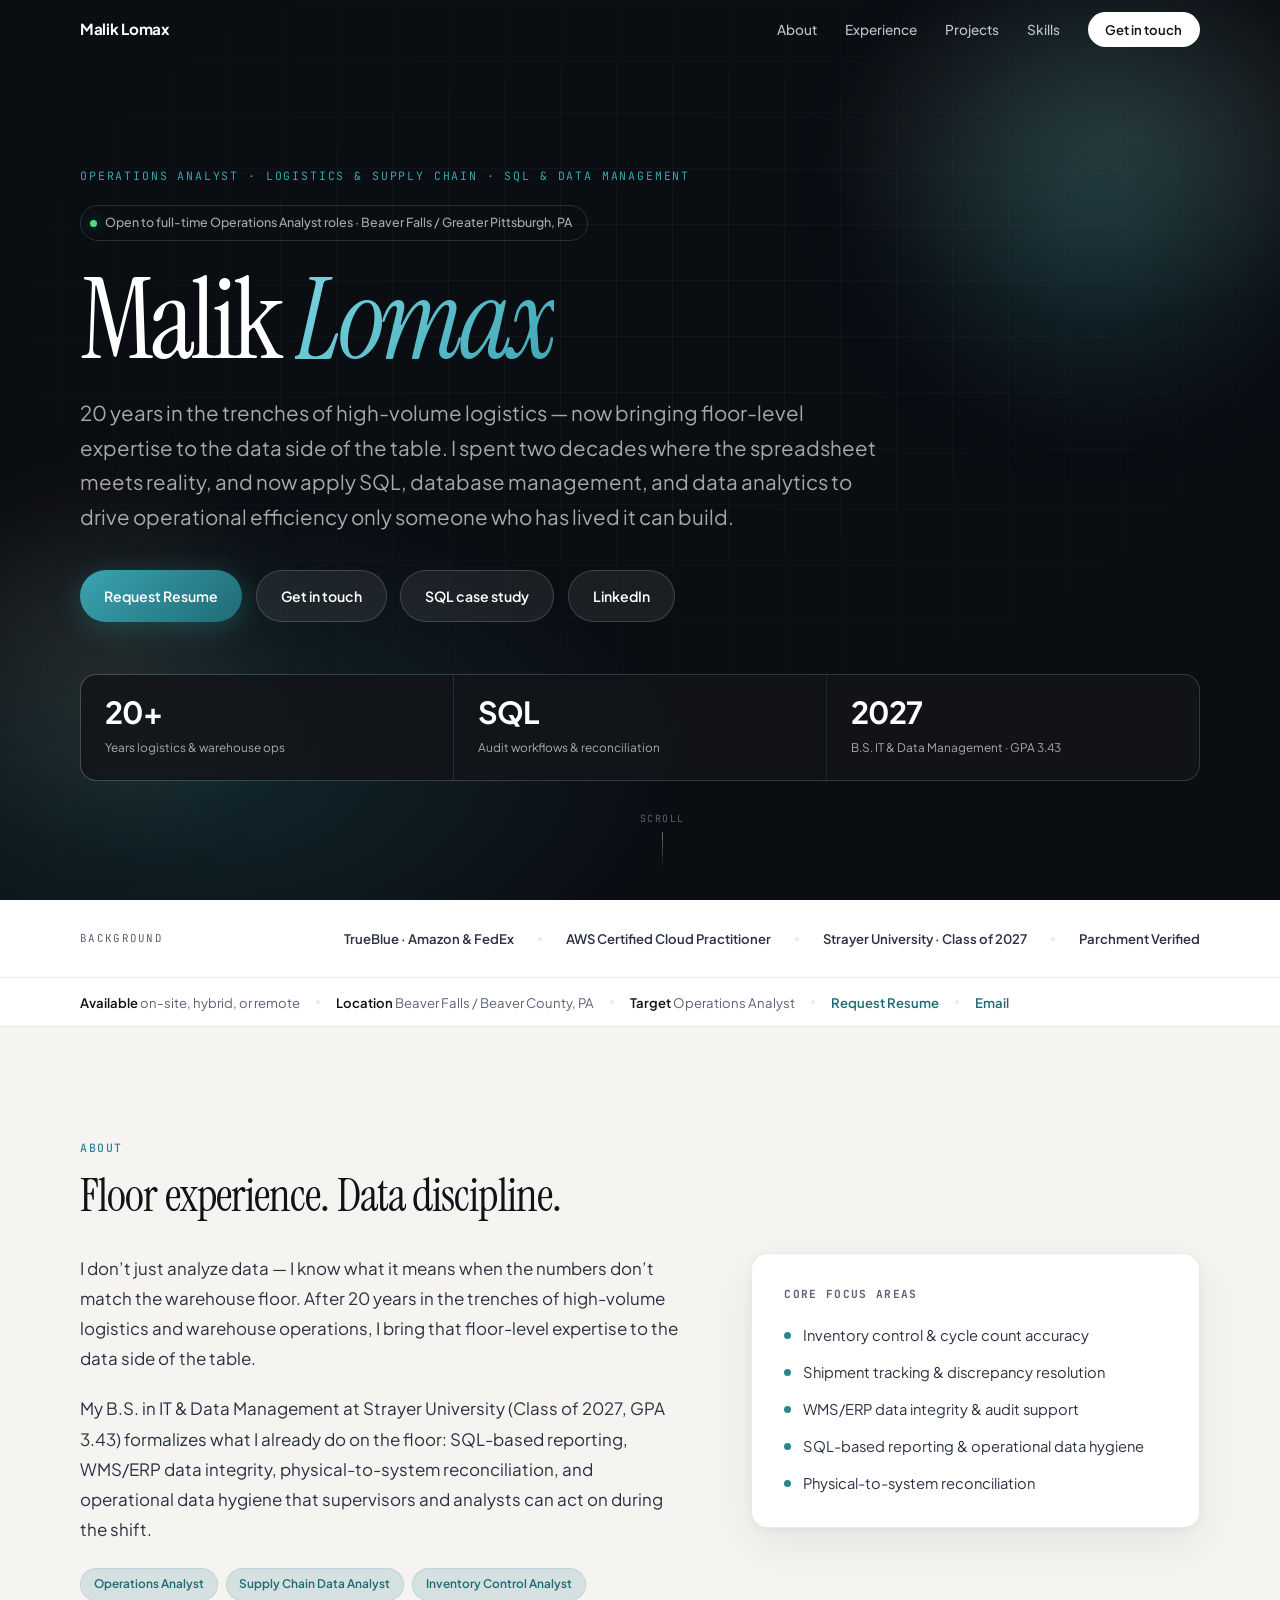
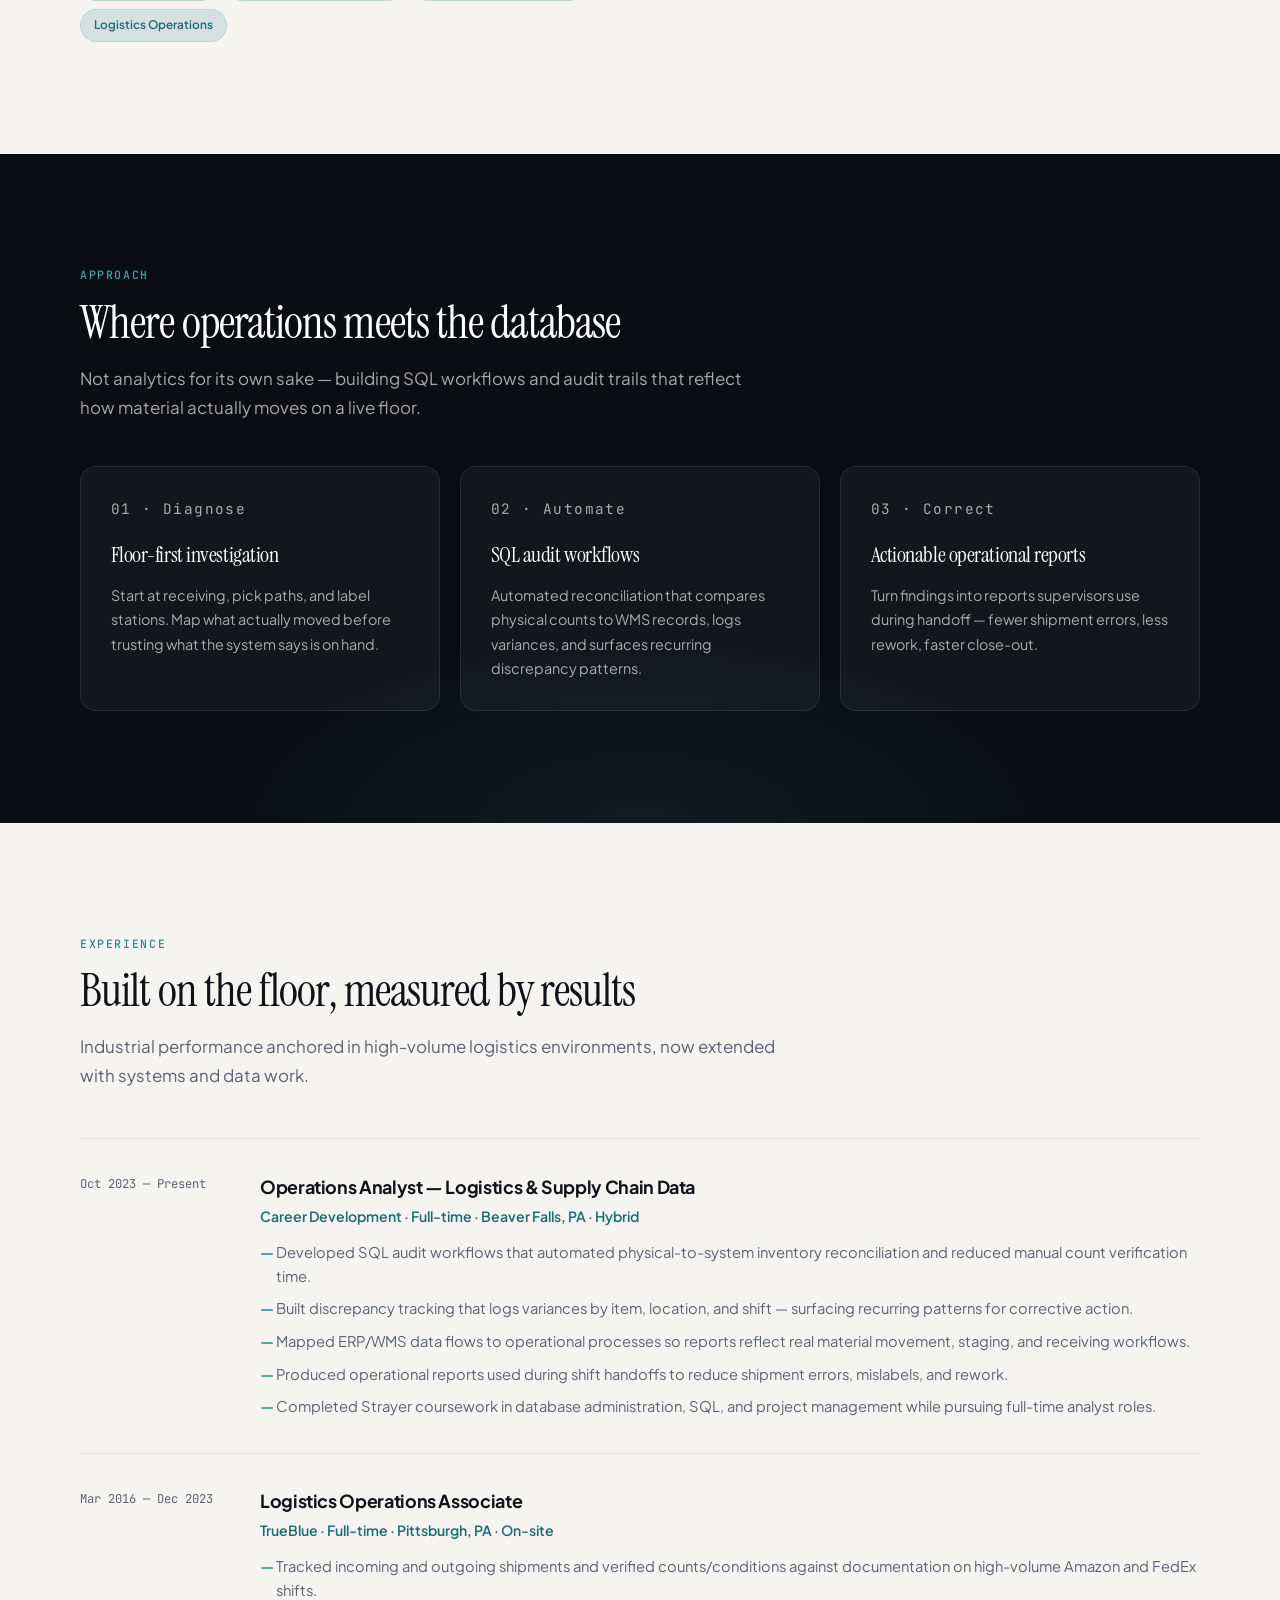
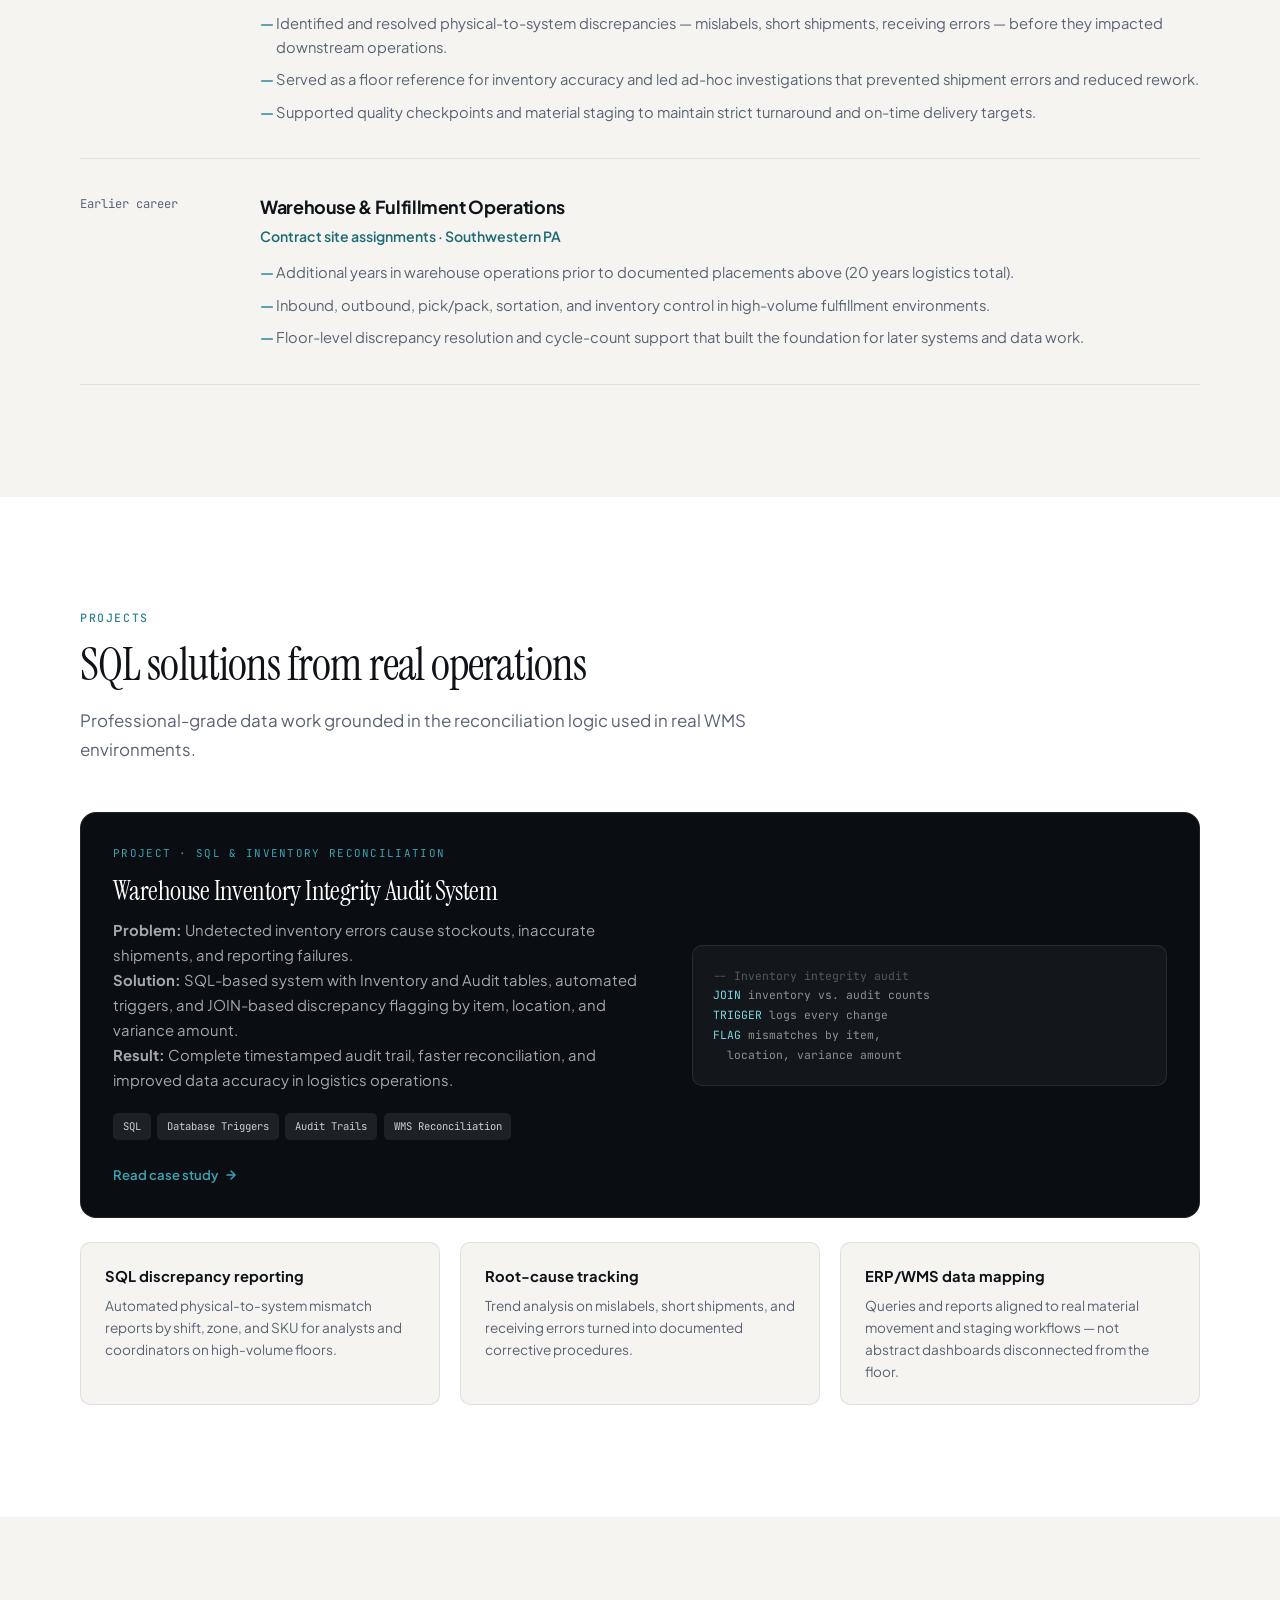
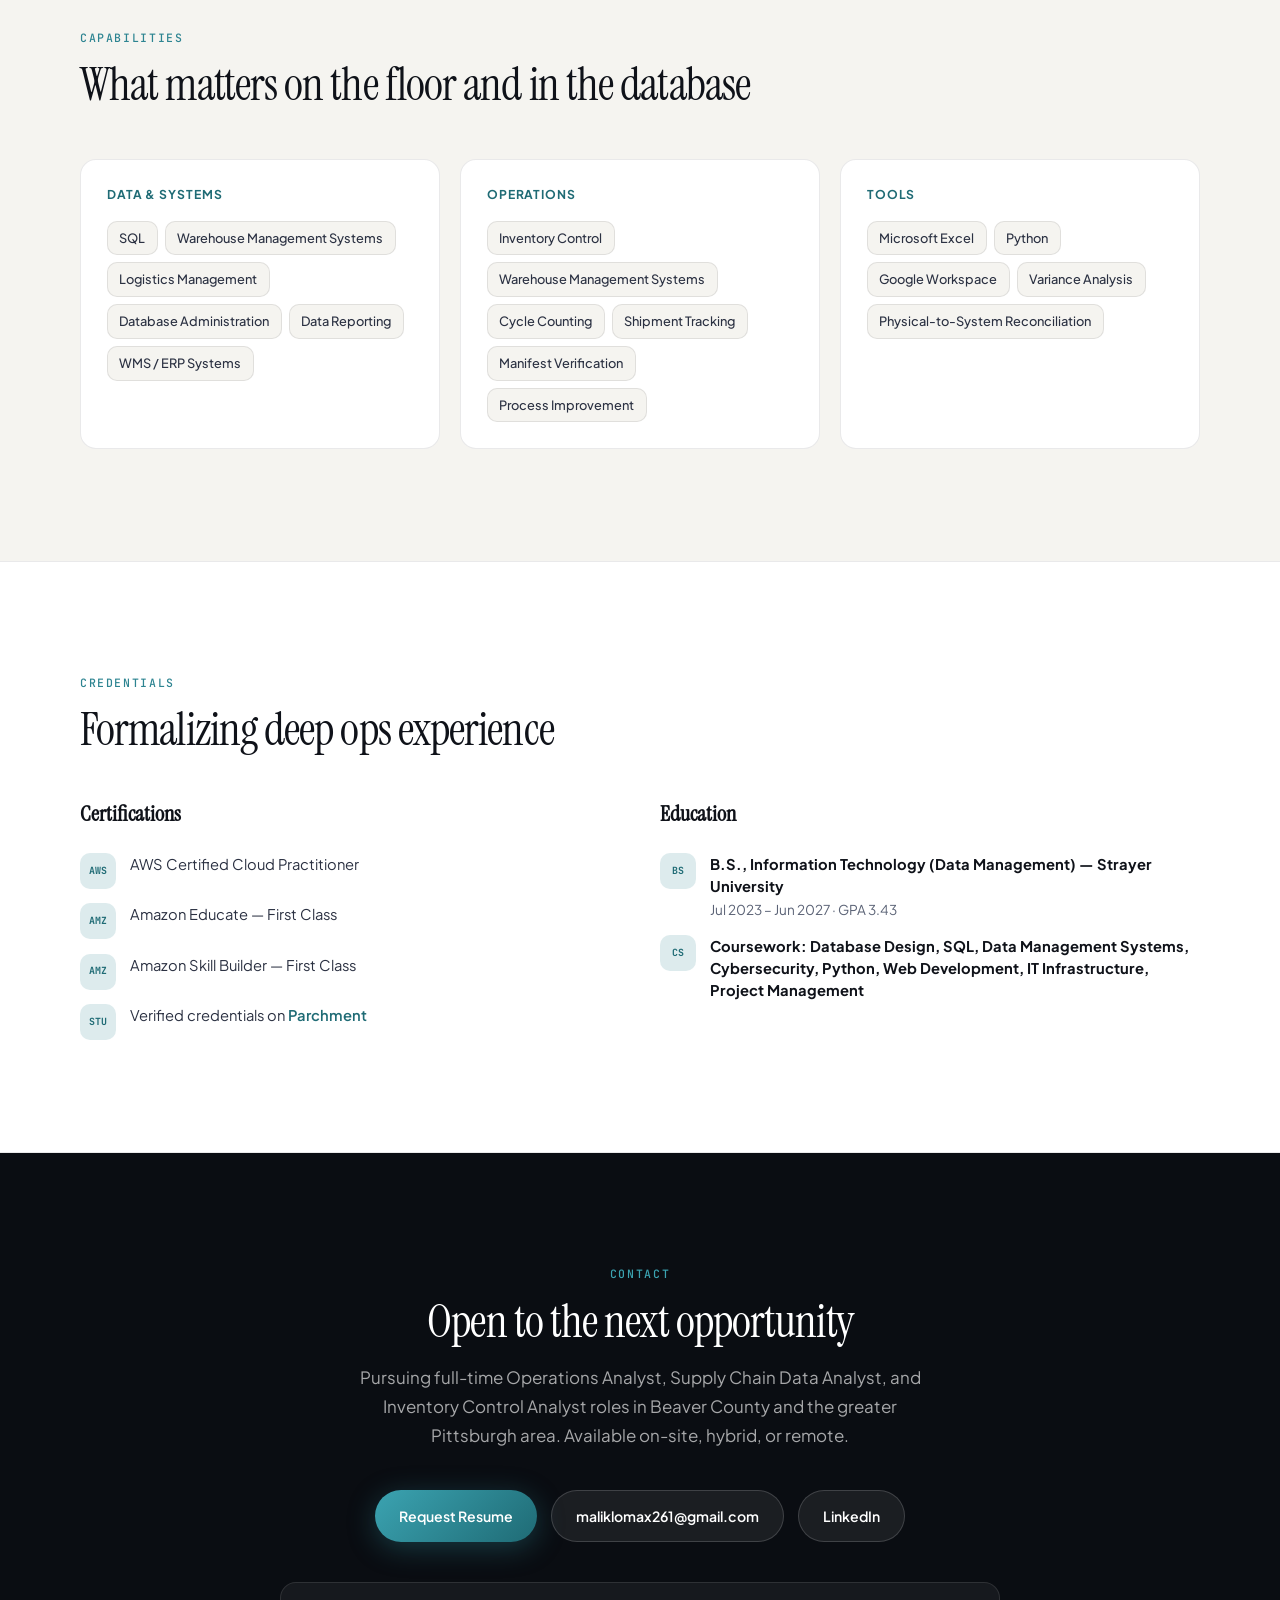
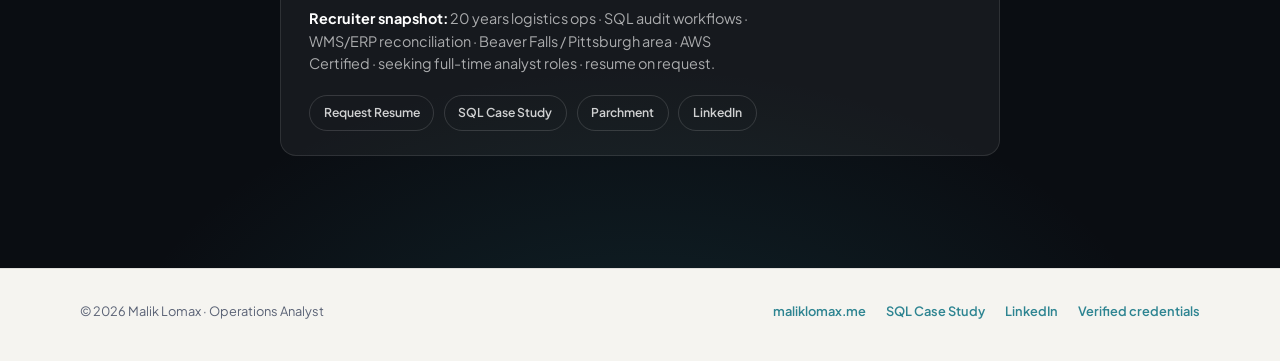
<file: index.html>
﻿<!DOCTYPE html>
<html lang="en">
<head>
  <meta charset="UTF-8" />
  <meta name="viewport" content="width=device-width, initial-scale=1.0" />
  <title>Malik Lomax &mdash; Operations Analyst | Logistics &amp; Supply Chain</title>
  <meta name="description" content="Malik Lomax — Operations Analyst with 20 years in high-volume logistics. SQL reporting, WMS/ERP data integrity, inventory reconciliation. Beaver Falls / Greater Pittsburgh, PA." />
  <meta name="author" content="Malik Lomax" />
  <meta property="og:title" content="Malik Lomax — Operations Analyst | Logistics &amp; Supply Chain" />
  <meta property="og:description" content="20 years on the warehouse floor, now applying SQL and data management to logistics operations. Inventory reconciliation, WMS audit support, operational data hygiene." />
  <meta property="og:url" content="https://maliklomax.me" />
  <meta property="og:type" content="website" />
  <meta property="og:image" content="https://maliklomax.me/og-image.png" />
  <meta name="twitter:card" content="summary_large_image" />
  <meta name="twitter:title" content="Malik Lomax — Operations Analyst | Logistics &amp; Supply Chain" />
  <meta name="twitter:description" content="20 years on the warehouse floor, now applying SQL and data management to logistics operations." />
  <meta name="twitter:image" content="https://maliklomax.me/og-image.png" />
  <link rel="canonical" href="https://maliklomax.me/" />
  <link rel="icon" href="/favicon.svg" type="image/svg+xml" />
  <meta name="theme-color" content="#0a0d12" />
  <meta name="robots" content="index, follow" />
  <link rel="preconnect" href="https://fonts.googleapis.com" />
  <link rel="preconnect" href="https://fonts.gstatic.com" crossorigin />
  <link href="https://fonts.googleapis.com/css2?family=Instrument+Serif:ital@0;1&family=Plus+Jakarta+Sans:wght@400;500;600;700&family=JetBrains+Mono:wght@400;500&display=swap" rel="stylesheet" />
  <link rel="stylesheet" href="css/main.css?v=11" />
  <script type="application/ld+json">
  {
    "@context": "https://schema.org",
    "@type": "Person",
    "name": "Malik Lomax",
    "url": "https://maliklomax.me",
    "email": "maliklomax261@gmail.com",
    "jobTitle": "Operations Analyst",
    "description": "Operations Analyst with 20 years in high-volume logistics and warehouse operations. SQL-based reporting, WMS/ERP data integrity, and physical-to-system reconciliation. B.S. IT & Data Management at Strayer University. AWS Certified Cloud Practitioner.",
    "address": {
      "@type": "PostalAddress",
      "addressLocality": "Beaver Falls",
      "addressRegion": "PA",
      "addressCountry": "US"
    },
    "alumniOf": { "@type": "CollegeOrUniversity", "name": "Strayer University" },
    "knowsAbout": ["SQL", "Supply Chain Operations", "Inventory Reconciliation", "Warehouse Management Systems", "Database Administration", "Data Reporting", "ERP Systems"],
    "sameAs": ["https://www.linkedin.com/in/maliklomax/"]
  }
  </script>
</head>
<body>

  <a href="#main" class="skip-link">Skip to content</a>

  <nav class="nav" id="nav" aria-label="Primary">
    <div class="wrap nav-inner">
      <a href="/" class="nav-logo">Malik Lomax</a>
      <button class="nav-toggle" id="navToggle" aria-label="Toggle menu" aria-expanded="false">
        <svg width="22" height="22" viewBox="0 0 24 24" fill="none" stroke="currentColor" stroke-width="2" stroke-linecap="round" aria-hidden="true"><path d="M4 6h16M4 12h16M4 18h16"/></svg>
      </button>
      <ul class="nav-links" id="navLinks">
        <li><a href="#about">About</a></li>
        <li><a href="#experience">Experience</a></li>
        <li><a href="#work">Projects</a></li>
        <li><a href="#skills">Skills</a></li>
        <li><a href="#contact" class="nav-cta">Get in touch</a></li>
      </ul>
    </div>
  </nav>

  <header class="hero">
    <div class="hero-grid-bg" aria-hidden="true"></div>
    <div class="hero-glow hero-glow--right" aria-hidden="true"></div>
    <div class="hero-glow hero-glow--left" aria-hidden="true"></div>
    <div class="wrap hero-content">
      <p class="hero-eyebrow">Operations Analyst &middot; Logistics &amp; Supply Chain &middot; SQL &amp; Data Management</p>
      <div class="hero-badge">
        <span class="dot" aria-hidden="true"></span>
        Open to full-time Operations Analyst roles &middot; Beaver Falls / Greater Pittsburgh, PA
      </div>
      <h1>Malik <em>Lomax</em></h1>
      <p class="hero-sub">
        20 years in the trenches of high-volume logistics &mdash; now bringing floor-level expertise to the data side of the table. I spent two decades where the spreadsheet meets reality, and now apply SQL, database management, and data analytics to drive operational efficiency only someone who has lived it can build.
      </p>
      <div class="hero-actions">
        <a href="mailto:maliklomax261@gmail.com?subject=Resume%20Request%20-%20Malik%20Lomax&amp;body=Hi%20Malik%2C%0A%0AI%27m%20interested%20in%20your%20background%20and%20would%20like%20to%20request%20a%20copy%20of%20your%20resume.%0A%0AName%3A%20%0ACompany%3A%20%0A%0AThank%20you." class="btn btn-primary">Request Resume</a>
        <a href="#contact" class="btn btn-ghost">Get in touch</a>
        <a href="portfolio-inventory-audit.html" class="btn btn-ghost">SQL case study</a>
        <a href="https://www.linkedin.com/in/maliklomax/" class="btn btn-ghost" target="_blank" rel="noopener noreferrer">LinkedIn</a>
      </div>
      <div class="hero-stats" role="list">
        <div class="hero-stat" role="listitem">
          <strong>20+</strong>
          <span>Years logistics &amp; warehouse ops</span>
        </div>
        <div class="hero-stat" role="listitem">
          <strong>SQL</strong>
          <span>Audit workflows &amp; reconciliation</span>
        </div>
        <div class="hero-stat" role="listitem">
          <strong>2027</strong>
          <span>B.S. IT &amp; Data Management &middot; GPA 3.43</span>
        </div>
      </div>
    </div>
    <div class="hero-scroll" aria-hidden="true">Scroll</div>
  </header>

  <div class="trust">
    <div class="wrap trust-inner">
      <span class="trust-label">Background</span>
      <div class="trust-logos" aria-label="Professional affiliations and credentials">
        <span class="trust-item">TrueBlue &middot; Amazon &amp; FedEx</span>
        <span class="trust-dot" aria-hidden="true"></span>
        <span class="trust-item">AWS Certified Cloud Practitioner</span>
        <span class="trust-dot" aria-hidden="true"></span>
        <span class="trust-item">Strayer University &middot; Class of 2027</span>
        <span class="trust-dot" aria-hidden="true"></span>
        <span class="trust-item">Parchment Verified</span>
      </div>
    </div>
  </div>

  <div class="recruiter-bar">
    <div class="wrap recruiter-bar-inner">
      <span><strong>Available</strong> on-site, hybrid, or remote</span>
      <span class="recruiter-bar-dot" aria-hidden="true"></span>
      <span><strong>Location</strong> Beaver Falls / Beaver County, PA</span>
      <span class="recruiter-bar-dot" aria-hidden="true"></span>
      <span><strong>Target</strong> Operations Analyst</span>
      <span class="recruiter-bar-dot" aria-hidden="true"></span>
      <a href="mailto:maliklomax261@gmail.com?subject=Resume%20Request%20-%20Malik%20Lomax&amp;body=Hi%20Malik%2C%0A%0AI%27m%20interested%20in%20your%20background%20and%20would%20like%20to%20request%20a%20copy%20of%20your%20resume.%0A%0AName%3A%20%0ACompany%3A%20%0A%0AThank%20you.">Request Resume</a>
      <span class="recruiter-bar-dot" aria-hidden="true"></span>
      <a href="mailto:maliklomax261@gmail.com">Email</a>
    </div>
  </div>

  <main id="main">

    <section id="about" class="wrap reveal">
      <p class="section-label">About</p>
      <h2 class="section-title">Floor experience. Data discipline.</h2>
      <div class="about-grid">
        <div class="about-body">
          <p>
            I don&rsquo;t just analyze data &mdash; I know what it means when the numbers don&rsquo;t match the warehouse floor. After 20 years in the trenches of high-volume logistics and warehouse operations, I bring that floor-level expertise to the data side of the table.
          </p>
          <p>
            My B.S. in IT &amp; Data Management at Strayer University (Class of 2027, GPA 3.43) formalizes what I already do on the floor: SQL-based reporting, WMS/ERP data integrity, physical-to-system reconciliation, and operational data hygiene that supervisors and analysts can act on during the shift.
          </p>
          <div class="tag-row">
            <span class="tag">Operations Analyst</span>
            <span class="tag">Supply Chain Data Analyst</span>
            <span class="tag">Inventory Control Analyst</span>
            <span class="tag">Logistics Operations</span>
          </div>
        </div>
        <aside class="about-card">
          <h3>Core focus areas</h3>
          <ul class="about-list">
            <li>Inventory control &amp; cycle count accuracy</li>
            <li>Shipment tracking &amp; discrepancy resolution</li>
            <li>WMS/ERP data integrity &amp; audit support</li>
            <li>SQL-based reporting &amp; operational data hygiene</li>
            <li>Physical-to-system reconciliation</li>
          </ul>
        </aside>
      </div>
    </section>

    <section class="method reveal">
      <div class="wrap">
        <p class="section-label">Approach</p>
        <h2 class="section-title">Where operations meets the database</h2>
        <p class="section-lead">Not analytics for its own sake &mdash; building SQL workflows and audit trails that reflect how material actually moves on a live floor.</p>
        <div class="method-grid">
          <article class="method-card">
            <p class="method-num">01 &middot; Diagnose</p>
            <h3>Floor-first investigation</h3>
            <p>Start at receiving, pick paths, and label stations. Map what actually moved before trusting what the system says is on hand.</p>
          </article>
          <article class="method-card">
            <p class="method-num">02 &middot; Automate</p>
            <h3>SQL audit workflows</h3>
            <p>Automated reconciliation that compares physical counts to WMS records, logs variances, and surfaces recurring discrepancy patterns.</p>
          </article>
          <article class="method-card">
            <p class="method-num">03 &middot; Correct</p>
            <h3>Actionable operational reports</h3>
            <p>Turn findings into reports supervisors use during handoff &mdash; fewer shipment errors, less rework, faster close-out.</p>
          </article>
        </div>
      </div>
    </section>

    <section id="experience" class="wrap reveal">
      <p class="section-label">Experience</p>
      <h2 class="section-title">Built on the floor, measured by results</h2>
      <p class="section-lead">Industrial performance anchored in high-volume logistics environments, now extended with systems and data work.</p>
      <div class="timeline">
        <article class="timeline-item">
          <div class="timeline-dates">Oct 2023 &mdash; Present</div>
          <div>
            <h3 class="timeline-role">Operations Analyst &mdash; Logistics &amp; Supply Chain Data</h3>
            <p class="timeline-org">Career Development &middot; Full-time &middot; Beaver Falls, PA &middot; Hybrid</p>
            <ul class="timeline-bullets">
              <li>Developed SQL audit workflows that automated physical-to-system inventory reconciliation and reduced manual count verification time.</li>
              <li>Built discrepancy tracking that logs variances by item, location, and shift &mdash; surfacing recurring patterns for corrective action.</li>
              <li>Mapped ERP/WMS data flows to operational processes so reports reflect real material movement, staging, and receiving workflows.</li>
              <li>Produced operational reports used during shift handoffs to reduce shipment errors, mislabels, and rework.</li>
              <li>Completed Strayer coursework in database administration, SQL, and project management while pursuing full-time analyst roles.</li>
            </ul>
          </div>
        </article>
        <article class="timeline-item">
          <div class="timeline-dates">Mar 2016 &mdash; Dec 2023</div>
          <div>
            <h3 class="timeline-role">Logistics Operations Associate</h3>
            <p class="timeline-org">TrueBlue &middot; Full-time &middot; Pittsburgh, PA &middot; On-site</p>
            <ul class="timeline-bullets">
              <li>Tracked incoming and outgoing shipments and verified counts/conditions against documentation on high-volume Amazon and FedEx shifts.</li>
              <li>Identified and resolved physical-to-system discrepancies &mdash; mislabels, short shipments, receiving errors &mdash; before they impacted downstream operations.</li>
              <li>Served as a floor reference for inventory accuracy and led ad-hoc investigations that prevented shipment errors and reduced rework.</li>
              <li>Supported quality checkpoints and material staging to maintain strict turnaround and on-time delivery targets.</li>
            </ul>
          </div>
        </article>
        <article class="timeline-item">
          <div class="timeline-dates">Earlier career</div>
          <div>
            <h3 class="timeline-role">Warehouse &amp; Fulfillment Operations</h3>
            <p class="timeline-org">Contract site assignments &middot; Southwestern PA</p>
            <ul class="timeline-bullets">
              <li>Additional years in warehouse operations prior to documented placements above (20 years logistics total).</li>
              <li>Inbound, outbound, pick/pack, sortation, and inventory control in high-volume fulfillment environments.</li>
              <li>Floor-level discrepancy resolution and cycle-count support that built the foundation for later systems and data work.</li>
            </ul>
          </div>
        </article>
      </div>
    </section>

    <section id="work" class="work reveal">
      <div class="wrap">
        <p class="section-label">Projects</p>
        <h2 class="section-title">SQL solutions from real operations</h2>
        <p class="section-lead">Professional-grade data work grounded in the reconciliation logic used in real WMS environments.</p>
        <div class="project-grid">
          <article class="project-card featured">
            <div>
              <p class="project-type">Project &middot; SQL &amp; Inventory Reconciliation</p>
              <h3 class="project-title">Warehouse Inventory Integrity Audit System</h3>
              <p class="project-desc">
                <strong>Problem:</strong> Undetected inventory errors cause stockouts, inaccurate shipments, and reporting failures.<br />
                <strong>Solution:</strong> SQL-based system with Inventory and Audit tables, automated triggers, and JOIN-based discrepancy flagging by item, location, and variance amount.<br />
                <strong>Result:</strong> Complete timestamped audit trail, faster reconciliation, and improved data accuracy in logistics operations.
              </p>
              <div class="project-stack">
                <span class="stack-pill">SQL</span>
                <span class="stack-pill">Database Triggers</span>
                <span class="stack-pill">Audit Trails</span>
                <span class="stack-pill">WMS Reconciliation</span>
              </div>
              <div class="project-links">
                <a href="portfolio-inventory-audit.html" class="project-link">Read case study <svg width="14" height="14" viewBox="0 0 24 24" fill="none" stroke="currentColor" stroke-width="2.5" stroke-linecap="round" stroke-linejoin="round" aria-hidden="true"><path d="M5 12h14M12 5l7 7-7 7"/></svg></a>
              </div>
            </div>
            <div class="project-visual" aria-hidden="true"><span class="cm">-- Inventory integrity audit</span>
<span class="kw">JOIN</span> inventory vs. audit counts
<span class="kw">TRIGGER</span> logs every change
<span class="kw">FLAG</span> mismatches by item,
  location, variance amount</div>
          </article>
        </div>
        <div class="outcomes-grid">
          <article class="outcome-card">
            <h3>SQL discrepancy reporting</h3>
            <p>Automated physical-to-system mismatch reports by shift, zone, and SKU for analysts and coordinators on high-volume floors.</p>
          </article>
          <article class="outcome-card">
            <h3>Root-cause tracking</h3>
            <p>Trend analysis on mislabels, short shipments, and receiving errors turned into documented corrective procedures.</p>
          </article>
          <article class="outcome-card">
            <h3>ERP/WMS data mapping</h3>
            <p>Queries and reports aligned to real material movement and staging workflows &mdash; not abstract dashboards disconnected from the floor.</p>
          </article>
        </div>
      </div>
    </section>

    <section id="skills" class="wrap reveal">
      <p class="section-label">Capabilities</p>
      <h2 class="section-title">What matters on the floor and in the database</h2>
      <div class="skills-grid">
        <div class="skill-group">
          <h3>Data &amp; Systems</h3>
          <div class="skill-chips">
            <span class="skill-chip">SQL</span>
            <span class="skill-chip">Warehouse Management Systems</span>
            <span class="skill-chip">Logistics Management</span>
            <span class="skill-chip">Database Administration</span>
            <span class="skill-chip">Data Reporting</span>
            <span class="skill-chip">WMS / ERP Systems</span>
          </div>
        </div>
        <div class="skill-group">
          <h3>Operations</h3>
          <div class="skill-chips">
            <span class="skill-chip">Inventory Control</span>
            <span class="skill-chip">Warehouse Management Systems</span>
            <span class="skill-chip">Cycle Counting</span>
            <span class="skill-chip">Shipment Tracking</span>
            <span class="skill-chip">Manifest Verification</span>
            <span class="skill-chip">Process Improvement</span>
          </div>
        </div>
        <div class="skill-group">
          <h3>Tools</h3>
          <div class="skill-chips">
            <span class="skill-chip">Microsoft Excel</span>
            <span class="skill-chip">Python</span>
            <span class="skill-chip">Google Workspace</span>
            <span class="skill-chip">Variance Analysis</span>
            <span class="skill-chip">Physical-to-System Reconciliation</span>
          </div>
        </div>
      </div>
    </section>

    <section class="credentials reveal">
      <div class="wrap">
        <p class="section-label">Credentials</p>
        <h2 class="section-title">Formalizing deep ops experience</h2>
        <div class="cred-grid">
          <div class="cred-block">
            <h3>Certifications</h3>
            <ul class="cred-list">
              <li><span class="cred-icon" aria-hidden="true">AWS</span><span>AWS Certified Cloud Practitioner</span></li>
              <li><span class="cred-icon" aria-hidden="true">AMZ</span><span>Amazon Educate &mdash; First Class</span></li>
              <li><span class="cred-icon" aria-hidden="true">AMZ</span><span>Amazon Skill Builder &mdash; First Class</span></li>
              <li><span class="cred-icon" aria-hidden="true">STU</span><span>Verified credentials on <a href="https://strayer.badges.parchment.com/my-badges/organization" target="_blank" rel="noopener noreferrer">Parchment</a></span></li>
            </ul>
          </div>
          <div class="cred-block">
            <h3>Education</h3>
            <ul class="cred-list">
              <li>
                <span class="cred-icon" aria-hidden="true">BS</span>
                <span>
                  <span class="edu-degree">B.S., Information Technology (Data Management) &mdash; Strayer University</span>
                  <span class="edu-detail">Jul 2023 &ndash; Jun 2027 &middot; GPA 3.43</span>
                </span>
              </li>
              <li>
                <span class="cred-icon" aria-hidden="true">CS</span>
                <span>
                  <span class="edu-degree">Coursework: Database Design, SQL, Data Management Systems, Cybersecurity, Python, Web Development, IT Infrastructure, Project Management</span>
                </span>
              </li>
            </ul>
          </div>
        </div>
      </div>
    </section>

    <section id="contact" class="contact-band reveal">
      <div class="wrap">
        <p class="section-label">Contact</p>
        <h2 class="section-title">Open to the next opportunity</h2>
        <p class="contact-lead">
          Pursuing full-time Operations Analyst, Supply Chain Data Analyst, and Inventory Control Analyst roles in Beaver County and the greater Pittsburgh area. Available on-site, hybrid, or remote.
        </p>
        <div class="contact-actions">
          <a href="mailto:maliklomax261@gmail.com?subject=Resume%20Request%20-%20Malik%20Lomax&amp;body=Hi%20Malik%2C%0A%0AI%27m%20interested%20in%20your%20background%20and%20would%20like%20to%20request%20a%20copy%20of%20your%20resume.%0A%0AName%3A%20%0ACompany%3A%20%0A%0AThank%20you." class="btn btn-primary">Request Resume</a>
          <a href="mailto:maliklomax261@gmail.com" class="btn btn-ghost">maliklomax261@gmail.com</a>
          <a href="https://www.linkedin.com/in/maliklomax/" class="btn btn-ghost" target="_blank" rel="noopener noreferrer">LinkedIn</a>
        </div>
        <div class="recruiter-card">
          <p><strong>Recruiter snapshot:</strong> 20 years logistics ops &middot; SQL audit workflows &middot; WMS/ERP reconciliation &middot; Beaver Falls / Pittsburgh area &middot; AWS Certified &middot; seeking full-time analyst roles &middot; resume on request.</p>
          <div class="recruiter-links">
            <a href="mailto:maliklomax261@gmail.com?subject=Resume%20Request%20-%20Malik%20Lomax&amp;body=Hi%20Malik%2C%0A%0AI%27m%20interested%20in%20your%20background%20and%20would%20like%20to%20request%20a%20copy%20of%20your%20resume.%0A%0AName%3A%20%0ACompany%3A%20%0A%0AThank%20you.">Request Resume</a>
            <a href="portfolio-inventory-audit.html">SQL Case Study</a>
            <a href="https://strayer.badges.parchment.com/my-badges/organization" target="_blank" rel="noopener noreferrer">Parchment</a>
            <a href="https://www.linkedin.com/in/maliklomax/" target="_blank" rel="noopener noreferrer">LinkedIn</a>
          </div>
        </div>
      </div>
    </section>

  </main>

  <footer class="site-footer">
    <div class="wrap site-footer-inner">
      <p>&copy; 2026 Malik Lomax &middot; Operations Analyst</p>
      <div class="site-footer-links">
        <a href="https://maliklomax.me">maliklomax.me</a>
        <a href="portfolio-inventory-audit.html">SQL Case Study</a>
        <a href="https://www.linkedin.com/in/maliklomax/" target="_blank" rel="noopener noreferrer">LinkedIn</a>
        <a href="https://strayer.badges.parchment.com/my-badges/organization" target="_blank" rel="noopener noreferrer">Verified credentials</a>
      </div>
    </div>
  </footer>

  <script src="js/main.js" defer></script>
</body>
</html>
</file>
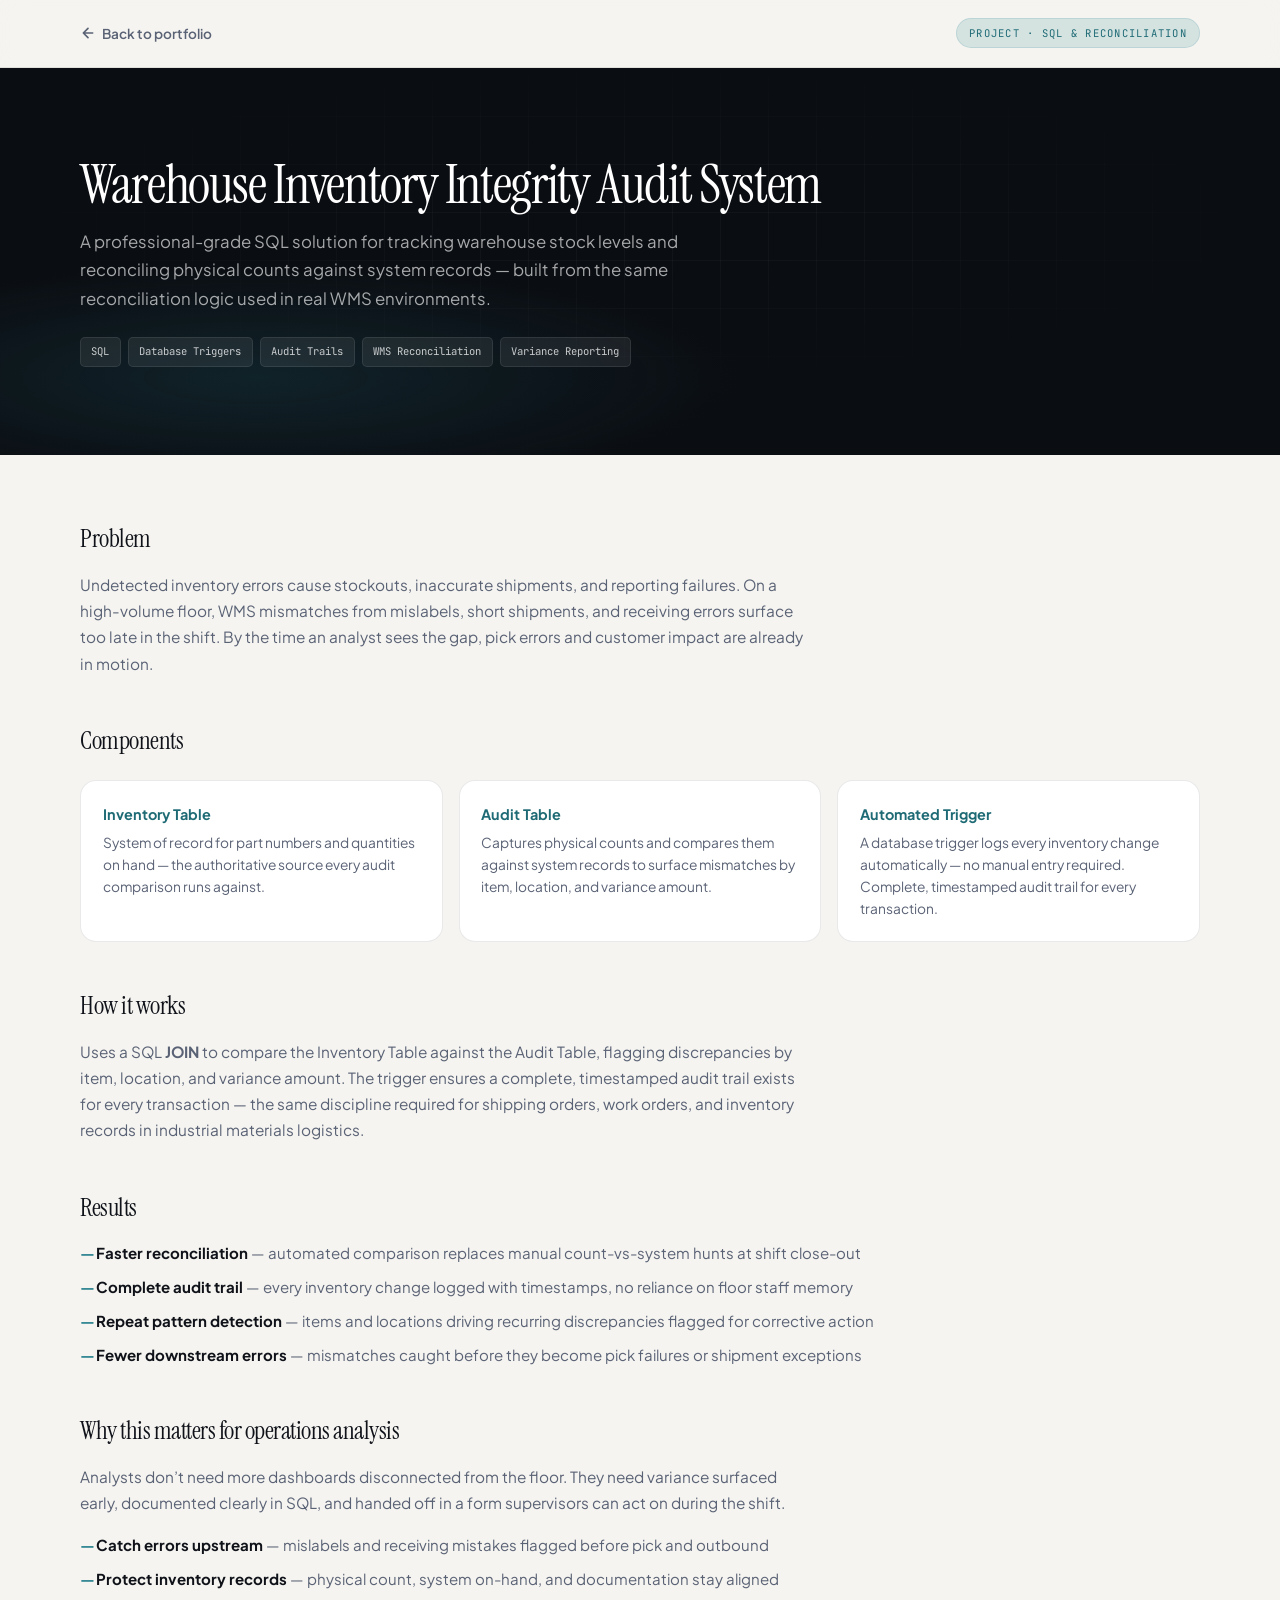
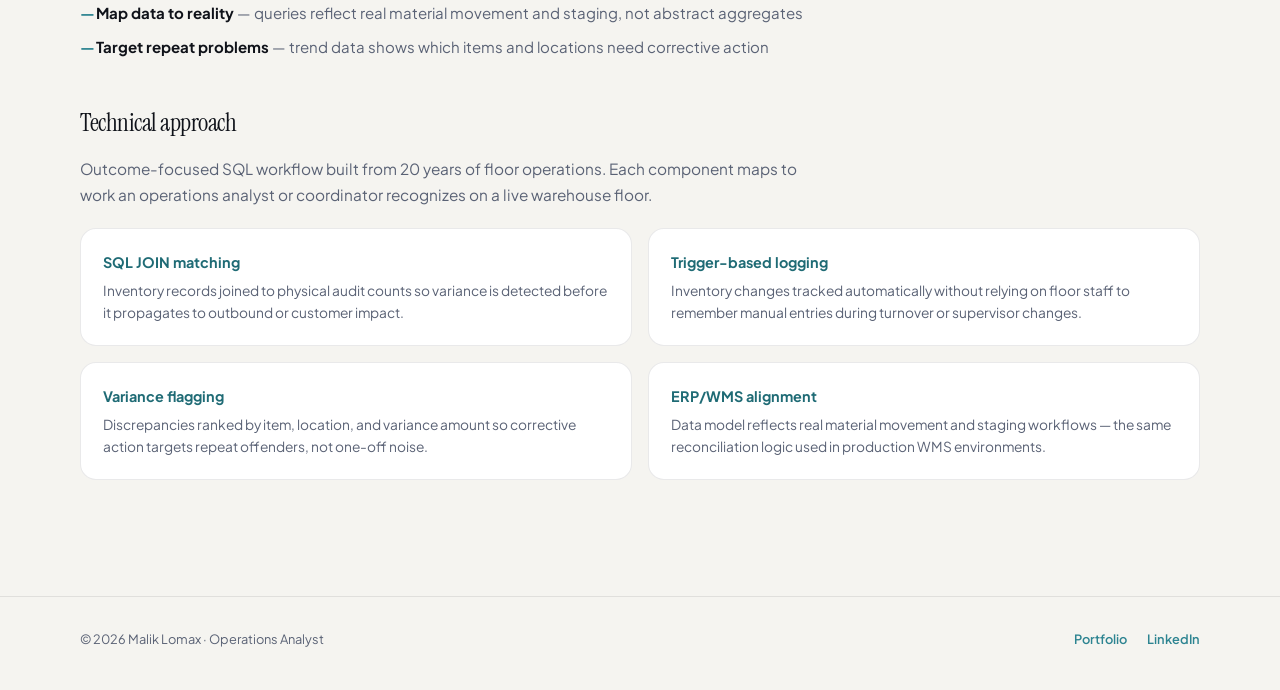
<file: portfolio-inventory-audit.html>
<!DOCTYPE html>
<html lang="en">
<head>
  <meta charset="UTF-8" />
  <meta name="viewport" content="width=device-width, initial-scale=1.0" />
  <title>Warehouse Inventory Integrity Audit System &mdash; Malik Lomax</title>
  <meta name="description" content="SQL case study: Warehouse Inventory Integrity Audit System — inventory tables, audit triggers, and JOIN-based discrepancy flagging for WMS reconciliation." />
  <meta property="og:title" content="Warehouse Inventory Integrity Audit System — Malik Lomax" />
  <meta property="og:description" content="Professional-grade SQL solution for tracking warehouse stock levels and reconciling physical counts against system records." />
  <meta property="og:url" content="https://maliklomax.me/portfolio-inventory-audit.html" />
  <meta property="og:type" content="article" />
  <meta property="og:image" content="https://maliklomax.me/og-image.png" />
  <meta name="twitter:card" content="summary_large_image" />
  <meta name="twitter:image" content="https://maliklomax.me/og-image.png" />
  <link rel="canonical" href="https://maliklomax.me/portfolio-inventory-audit.html" />
  <link rel="icon" href="/favicon.svg" type="image/svg+xml" />
  <meta name="theme-color" content="#0a0d12" />
  <link rel="preconnect" href="https://fonts.googleapis.com" />
  <link rel="preconnect" href="https://fonts.gstatic.com" crossorigin />
  <link href="https://fonts.googleapis.com/css2?family=Instrument+Serif:ital@0;1&family=Plus+Jakarta+Sans:wght@400;500;600;700&family=JetBrains+Mono:wght@400;500&display=swap" rel="stylesheet" />
  <link rel="stylesheet" href="css/subpage.css?v=6" />
</head>
<body>

  <div class="sub-top">
    <div class="wrap sub-top-inner">
      <a href="/" class="sub-back">
        <svg width="16" height="16" viewBox="0 0 24 24" fill="none" stroke="currentColor" stroke-width="2.5" stroke-linecap="round" stroke-linejoin="round" aria-hidden="true"><path d="M19 12H5M12 19l-7-7 7-7"/></svg>
        Back to portfolio
      </a>
      <span class="sub-tag">Project &middot; SQL &amp; Reconciliation</span>
    </div>
  </div>

  <header class="sub-hero">
    <div class="wrap sub-hero-content">
      <h1>Warehouse Inventory Integrity Audit System</h1>
      <p>A professional-grade SQL solution for tracking warehouse stock levels and reconciling physical counts against system records &mdash; built from the same reconciliation logic used in real WMS environments.</p>
      <div class="pill-row">
        <span class="pill">SQL</span>
        <span class="pill">Database Triggers</span>
        <span class="pill">Audit Trails</span>
        <span class="pill">WMS Reconciliation</span>
        <span class="pill">Variance Reporting</span>
      </div>
    </div>
  </header>

  <main class="wrap sub-main">

    <section class="sub-section">
      <h2>Problem</h2>
      <p>Undetected inventory errors cause stockouts, inaccurate shipments, and reporting failures. On a high-volume floor, WMS mismatches from mislabels, short shipments, and receiving errors surface too late in the shift. By the time an analyst sees the gap, pick errors and customer impact are already in motion.</p>
    </section>

    <section class="sub-section">
      <h2>Components</h2>
      <div class="card-grid">
        <article class="info-card">
          <h3>Inventory Table</h3>
          <p>System of record for part numbers and quantities on hand &mdash; the authoritative source every audit comparison runs against.</p>
        </article>
        <article class="info-card">
          <h3>Audit Table</h3>
          <p>Captures physical counts and compares them against system records to surface mismatches by item, location, and variance amount.</p>
        </article>
        <article class="info-card">
          <h3>Automated Trigger</h3>
          <p>A database trigger logs every inventory change automatically &mdash; no manual entry required. Complete, timestamped audit trail for every transaction.</p>
        </article>
      </div>
    </section>

    <section class="sub-section">
      <h2>How it works</h2>
      <p>Uses a SQL <strong>JOIN</strong> to compare the Inventory Table against the Audit Table, flagging discrepancies by item, location, and variance amount. The trigger ensures a complete, timestamped audit trail exists for every transaction &mdash; the same discipline required for shipping orders, work orders, and inventory records in industrial materials logistics.</p>
    </section>

    <section class="sub-section">
      <h2>Results</h2>
      <ul class="bullet-list">
        <li><strong>Faster reconciliation</strong> &mdash; automated comparison replaces manual count-vs-system hunts at shift close-out</li>
        <li><strong>Complete audit trail</strong> &mdash; every inventory change logged with timestamps, no reliance on floor staff memory</li>
        <li><strong>Repeat pattern detection</strong> &mdash; items and locations driving recurring discrepancies flagged for corrective action</li>
        <li><strong>Fewer downstream errors</strong> &mdash; mismatches caught before they become pick failures or shipment exceptions</li>
      </ul>
    </section>

    <section class="sub-section">
      <h2>Why this matters for operations analysis</h2>
      <p>Analysts don&rsquo;t need more dashboards disconnected from the floor. They need variance surfaced early, documented clearly in SQL, and handed off in a form supervisors can act on during the shift.</p>
      <ul class="bullet-list">
        <li><strong>Catch errors upstream</strong> &mdash; mislabels and receiving mistakes flagged before pick and outbound</li>
        <li><strong>Protect inventory records</strong> &mdash; physical count, system on-hand, and documentation stay aligned</li>
        <li><strong>Map data to reality</strong> &mdash; queries reflect real material movement and staging, not abstract aggregates</li>
        <li><strong>Target repeat problems</strong> &mdash; trend data shows which items and locations need corrective action</li>
      </ul>
    </section>

    <section class="sub-section">
      <h2>Technical approach</h2>
      <p>Outcome-focused SQL workflow built from 20 years of floor operations. Each component maps to work an operations analyst or coordinator recognizes on a live warehouse floor.</p>
      <div class="card-grid card-grid--two">
        <article class="info-card">
          <h3>SQL JOIN matching</h3>
          <p>Inventory records joined to physical audit counts so variance is detected before it propagates to outbound or customer impact.</p>
        </article>
        <article class="info-card">
          <h3>Trigger-based logging</h3>
          <p>Inventory changes tracked automatically without relying on floor staff to remember manual entries during turnover or supervisor changes.</p>
        </article>
        <article class="info-card">
          <h3>Variance flagging</h3>
          <p>Discrepancies ranked by item, location, and variance amount so corrective action targets repeat offenders, not one-off noise.</p>
        </article>
        <article class="info-card">
          <h3>ERP/WMS alignment</h3>
          <p>Data model reflects real material movement and staging workflows &mdash; the same reconciliation logic used in production WMS environments.</p>
        </article>
      </div>
    </section>

  </main>

  <footer class="site-footer">
    <div class="wrap site-footer-inner">
      <p>&copy; 2026 Malik Lomax &middot; Operations Analyst</p>
      <div class="site-footer-links">
        <a href="/">Portfolio</a>
        <a href="https://www.linkedin.com/in/maliklomax/" target="_blank" rel="noopener noreferrer">LinkedIn</a>
      </div>
    </div>
  </footer>

</body>
</html>
</file>
<file: css/main.css>
﻿@import 'base.css';

section { padding-block: clamp(4.5rem, 9vw, 7rem); }

/* Nav */
.nav {
  position: fixed;
  inset: 0 0 auto 0;
  z-index: 100;
  padding-block: 1rem;
  color: var(--white);
  transition: background 0.35s var(--ease), border-color 0.35s, backdrop-filter 0.35s, color 0.35s;
}

.nav .nav-logo,
.nav .nav-links a,
.nav .nav-toggle { transition: color 0.25s; }

.nav .nav-logo { color: var(--white); font-weight: 700; font-size: 0.95rem; letter-spacing: -0.02em; }
.nav .nav-links a { color: rgba(255, 255, 255, 0.74); font-size: 0.85rem; font-weight: 500; }
.nav .nav-links a:hover,
.nav .nav-links a.active { color: var(--white); }
.nav .nav-links a.active { font-weight: 600; }
.nav .nav-toggle { color: var(--white); background: none; border: none; cursor: pointer; padding: 0.4rem; display: none; }

.nav.scrolled {
  background: rgba(245, 244, 240, 0.9);
  backdrop-filter: blur(18px);
  border-bottom: 1px solid var(--line);
  color: var(--ink);
}

.nav.scrolled .nav-logo { color: var(--ink); }
.nav.scrolled .nav-links a { color: var(--muted); }
.nav.scrolled .nav-links a:hover,
.nav.scrolled .nav-links a.active { color: var(--accent-deep); }
.nav.scrolled .nav-toggle { color: var(--ink); }

.nav-inner {
  display: flex;
  align-items: center;
  justify-content: space-between;
  gap: 1.5rem;
}

.nav-links {
  display: flex;
  align-items: center;
  gap: clamp(1rem, 3vw, 1.75rem);
  list-style: none;
}

.nav-cta {
  padding: 0.55rem 1.1rem;
  background: var(--white) !important;
  color: var(--ink) !important;
  border-radius: 999px;
  font-size: 0.82rem !important;
  font-weight: 600 !important;
}

.nav.scrolled .nav-cta {
  background: var(--ink) !important;
  color: var(--white) !important;
}

/* Hero */
.hero {
  position: relative;
  min-height: 100svh;
  display: flex;
  align-items: center;
  padding-block: 7.5rem 4.5rem;
  background:
    radial-gradient(ellipse 70% 55% at 15% 85%, rgba(45, 132, 145, 0.22), transparent 55%),
    radial-gradient(ellipse 50% 40% at 88% 15%, rgba(184, 149, 106, 0.12), transparent 50%),
    var(--hero-bg);
  color: var(--white);
  overflow: hidden;
}

.hero-grid-bg {
  position: absolute;
  inset: 0;
  background-image:
    linear-gradient(rgba(255, 255, 255, 0.035) 1px, transparent 1px),
    linear-gradient(90deg, rgba(255, 255, 255, 0.035) 1px, transparent 1px);
  background-size: 56px 56px;
  mask-image: radial-gradient(ellipse 85% 75% at 50% 35%, black 15%, transparent 72%);
}

.hero-glow {
  position: absolute;
  border-radius: 50%;
  pointer-events: none;
  filter: blur(40px);
}

.hero-glow--right {
  width: 520px;
  height: 520px;
  background: radial-gradient(circle, rgba(59, 163, 177, 0.28) 0%, transparent 68%);
  top: -8%;
  right: -6%;
}

.hero-glow--left {
  width: 400px;
  height: 400px;
  background: radial-gradient(circle, rgba(184, 149, 106, 0.14) 0%, transparent 70%);
  bottom: 5%;
  left: -8%;
}

.hero-content { position: relative; z-index: 1; }

.hero-eyebrow {
  font-family: var(--mono);
  font-size: 0.72rem;
  letter-spacing: 0.16em;
  text-transform: uppercase;
  color: var(--accent-bright);
  margin-bottom: 1.25rem;
  animation: fadeUp 0.7s var(--ease) both;
}

.hero-badge {
  display: inline-flex;
  align-items: center;
  gap: 0.5rem;
  padding: 0.45rem 0.95rem 0.45rem 0.55rem;
  border: 1px solid rgba(255, 255, 255, 0.14);
  border-radius: 999px;
  font-size: 0.78rem;
  font-weight: 500;
  color: var(--hero-muted);
  margin-bottom: 1.75rem;
  animation: fadeUp 0.7s 0.05s var(--ease) both;
}

.hero-badge .dot {
  width: 7px;
  height: 7px;
  border-radius: 50%;
  background: #4ade80;
  box-shadow: 0 0 14px rgba(74, 222, 128, 0.55);
  animation: pulse 2.4s ease infinite;
}

@keyframes pulse {
  0%, 100% { opacity: 1; transform: scale(1); }
  50% { opacity: 0.55; transform: scale(0.92); }
}

.hero h1 {
  font-family: var(--serif);
  font-size: clamp(3.4rem, 10vw, 7rem);
  font-weight: 400;
  line-height: 0.92;
  letter-spacing: -0.035em;
  margin-bottom: 1.5rem;
  animation: fadeUp 0.7s 0.1s var(--ease) both;
}

.hero h1 em {
  font-style: italic;
  background: linear-gradient(135deg, #7dd8e3, var(--accent-bright));
  -webkit-background-clip: text;
  background-clip: text;
  color: transparent;
}

.hero-sub {
  font-size: clamp(1.05rem, 2.2vw, 1.28rem);
  color: var(--hero-muted);
  max-width: 54ch;
  line-height: 1.68;
  margin-bottom: 2.25rem;
  animation: fadeUp 0.7s 0.18s var(--ease) both;
}

.hero-actions {
  display: flex;
  flex-wrap: wrap;
  gap: 0.85rem;
  margin-bottom: 3.25rem;
  animation: fadeUp 0.7s 0.26s var(--ease) both;
}

.hero-stats {
  display: grid;
  grid-template-columns: repeat(3, 1fr);
  gap: 1px;
  background: rgba(255, 255, 255, 0.1);
  border-radius: var(--radius);
  overflow: hidden;
  border: 1px solid rgba(255, 255, 255, 0.08);
  animation: fadeUp 0.7s 0.34s var(--ease) both;
}

.hero-stat {
  padding: 1.35rem 1.5rem;
  background: rgba(10, 13, 18, 0.82);
  backdrop-filter: blur(8px);
}

.hero-stat strong {
  display: block;
  font-size: clamp(1.45rem, 3vw, 1.9rem);
  font-weight: 700;
  letter-spacing: -0.03em;
  line-height: 1.05;
  margin-bottom: 0.3rem;
}

.hero-stat span {
  font-size: 0.74rem;
  color: var(--hero-muted);
  line-height: 1.45;
}

.hero-scroll {
  position: absolute;
  bottom: 2rem;
  left: 50%;
  transform: translateX(-50%);
  display: flex;
  flex-direction: column;
  align-items: center;
  gap: 0.35rem;
  font-family: var(--mono);
  font-size: 0.62rem;
  letter-spacing: 0.14em;
  text-transform: uppercase;
  color: rgba(255, 255, 255, 0.35);
  animation: fadeUp 1s 0.8s var(--ease) both;
}

.hero-scroll::after {
  content: '';
  width: 1px;
  height: 36px;
  background: linear-gradient(to bottom, rgba(255,255,255,0.4), transparent);
  animation: scrollLine 2s ease infinite;
}

@keyframes scrollLine {
  0%, 100% { opacity: 0.3; transform: scaleY(0.6); transform-origin: top; }
  50% { opacity: 1; transform: scaleY(1); }
}

@keyframes fadeUp {
  from { opacity: 0; transform: translateY(22px); }
  to { opacity: 1; transform: translateY(0); }
}

/* Trust */
.trust {
  padding-block: 1.75rem;
  background: var(--white);
  border-bottom: 1px solid var(--line);
}

.trust-inner {
  display: flex;
  align-items: center;
  justify-content: space-between;
  gap: 2rem;
  flex-wrap: wrap;
}

.trust-label {
  font-family: var(--mono);
  font-size: 0.68rem;
  letter-spacing: 0.12em;
  text-transform: uppercase;
  color: var(--muted);
}

.trust-logos {
  display: flex;
  flex-wrap: wrap;
  align-items: center;
  gap: 0.75rem 1.5rem;
}

.trust-item {
  font-size: 0.82rem;
  font-weight: 600;
  color: var(--ink-soft);
}

.trust-dot {
  width: 4px;
  height: 4px;
  border-radius: 50%;
  background: var(--line);
}

.recruiter-bar {
  background: var(--white);
  border-bottom: 1px solid var(--line);
  padding: 0.85rem 0;
}

.recruiter-bar-inner {
  display: flex;
  flex-wrap: wrap;
  align-items: center;
  gap: 0.65rem 1rem;
  font-size: 0.82rem;
  color: var(--muted);
}

.recruiter-bar-inner strong {
  color: var(--ink);
  font-weight: 600;
}

.recruiter-bar-inner a {
  color: var(--accent-deep);
  font-weight: 600;
}

.recruiter-bar-inner a:hover { color: var(--accent); }

.recruiter-bar-dot {
  width: 4px;
  height: 4px;
  border-radius: 50%;
  background: var(--line);
  flex-shrink: 0;
}

/* About */
.about-grid {
  display: grid;
  grid-template-columns: 1.15fr 0.85fr;
  gap: clamp(2rem, 5vw, 4rem);
  align-items: start;
  margin-top: 2rem;
}

.about-body p {
  font-size: 1.06rem;
  color: var(--ink-soft);
  line-height: 1.78;
  margin-bottom: 1.25rem;
}

.about-body p:last-child { margin-bottom: 0; }

.about-card {
  background: var(--white);
  border: 1px solid var(--line);
  border-radius: var(--radius);
  padding: 2rem;
  box-shadow: var(--shadow);
}

.about-card h3 {
  font-family: var(--mono);
  font-size: 0.7rem;
  letter-spacing: 0.12em;
  text-transform: uppercase;
  color: var(--muted);
  margin-bottom: 1.25rem;
}

.about-list {
  list-style: none;
  display: flex;
  flex-direction: column;
  gap: 0.9rem;
}

.about-list li {
  display: flex;
  gap: 0.75rem;
  font-size: 0.92rem;
  color: var(--ink-soft);
  line-height: 1.55;
}

.about-list li::before {
  content: '';
  flex-shrink: 0;
  width: 7px;
  height: 7px;
  margin-top: 0.5rem;
  border-radius: 50%;
  background: var(--accent);
}

.tag-row {
  display: flex;
  flex-wrap: wrap;
  gap: 0.5rem;
  margin-top: 1.5rem;
}

.tag {
  font-size: 0.74rem;
  font-weight: 600;
  padding: 0.38rem 0.8rem;
  border-radius: 999px;
  background: var(--accent-glow);
  color: var(--accent-deep);
  border: 1px solid rgba(45, 132, 145, 0.15);
}

/* Method */
.method {
  background: var(--hero-bg);
  color: var(--white);
  position: relative;
  overflow: hidden;
}

.method::before {
  content: '';
  position: absolute;
  inset: 0;
  background: radial-gradient(ellipse 60% 50% at 50% 100%, rgba(45, 132, 145, 0.12), transparent 60%);
  pointer-events: none;
}

.method .wrap { position: relative; }
.method .section-label { color: var(--accent-bright); }
.method .section-title { color: var(--white); }
.method .section-lead { color: var(--hero-muted); }

.method-grid {
  display: grid;
  grid-template-columns: repeat(3, 1fr);
  gap: 1.25rem;
  margin-top: 2.75rem;
}

.method-card {
  padding: 1.85rem;
  border-radius: var(--radius);
  background: rgba(255, 255, 255, 0.04);
  border: 1px solid rgba(255, 255, 255, 0.09);
  transition: border-color 0.25s, transform 0.25s var(--ease), background 0.25s;
}

.method-card:hover {
  background: rgba(255, 255, 255, 0.06);
  border-color: rgba(59, 163, 177, 0.4);
  transform: translateY(-3px);
}

.method-num {
  font-family: var(--mono);
  font-size: 0.68rem;
  color: var(--accent-bright);
  letter-spacing: 0.1em;
  margin-bottom: 1rem;
}

.method-card h3 {
  font-family: var(--serif);
  font-size: 1.4rem;
  font-weight: 400;
  margin-bottom: 0.65rem;
  letter-spacing: -0.02em;
}

.method-card p {
  font-size: 0.9rem;
  color: var(--hero-muted);
  line-height: 1.68;
}

/* Timeline */
.timeline { margin-top: 3rem; }

.timeline-item {
  display: grid;
  grid-template-columns: 148px 1fr;
  gap: 2rem;
  padding-block: 2.1rem;
  border-top: 1px solid var(--line);
  transition: background 0.25s;
}

.timeline-item:last-child { border-bottom: 1px solid var(--line); }
.timeline-item:hover { background: rgba(45, 132, 145, 0.035); }

.timeline-dates {
  font-family: var(--mono);
  font-size: 0.76rem;
  color: var(--muted);
  padding-top: 0.15rem;
}

.timeline-role {
  font-size: 1.12rem;
  font-weight: 700;
  letter-spacing: -0.02em;
  margin-bottom: 0.2rem;
}

.timeline-org {
  font-size: 0.88rem;
  color: var(--accent-deep);
  font-weight: 600;
  margin-bottom: 0.85rem;
}

.timeline-bullets {
  list-style: none;
  display: flex;
  flex-direction: column;
  gap: 0.55rem;
}

.timeline-bullets li {
  font-size: 0.92rem;
  color: var(--muted);
  line-height: 1.62;
  padding-left: 1rem;
  position: relative;
}

.timeline-bullets li::before {
  content: '\2014';
  position: absolute;
  left: 0;
  color: var(--accent);
  font-weight: 600;
}

/* Work */
.work { background: var(--white); }

.project-grid {
  display: grid;
  grid-template-columns: 1fr;
  gap: 1.5rem;
  margin-top: 3rem;
}

.outcomes-grid {
  display: grid;
  grid-template-columns: repeat(3, 1fr);
  gap: 1.25rem;
  margin-top: 1.5rem;
}

.outcome-card {
  border: 1px solid var(--line);
  border-radius: var(--radius-sm);
  padding: 1.35rem 1.5rem;
  background: var(--surface);
}

.outcome-card h3 {
  font-size: 0.92rem;
  font-weight: 700;
  margin-bottom: 0.45rem;
  color: var(--ink);
}

.outcome-card p {
  font-size: 0.85rem;
  color: var(--muted);
  line-height: 1.6;
}

.cred-list a {
  color: var(--accent-deep);
  font-weight: 600;
}

.cred-list a:hover { color: var(--accent); }

.project-card {
  position: relative;
  border: 1px solid var(--line);
  border-radius: var(--radius);
  padding: 2rem;
  background: var(--surface);
  display: flex;
  flex-direction: column;
  transition: transform 0.3s var(--ease), box-shadow 0.3s;
  overflow: hidden;
}

.project-card::before {
  content: '';
  position: absolute;
  top: 0;
  left: 0;
  right: 0;
  height: 3px;
  background: linear-gradient(90deg, var(--accent-bright), var(--warm));
  opacity: 0;
  transition: opacity 0.3s;
}

.project-card:hover {
  transform: translateY(-4px);
  box-shadow: var(--shadow-lg);
}

.project-card:hover::before { opacity: 1; }

.project-card.featured {
  grid-column: span 2;
  display: grid;
  grid-template-columns: 1.15fr 1fr;
  gap: 2rem;
  align-items: center;
  background: var(--hero-bg);
  color: var(--white);
  border-color: rgba(255, 255, 255, 0.09);
}

.project-type {
  font-family: var(--mono);
  font-size: 0.68rem;
  letter-spacing: 0.12em;
  text-transform: uppercase;
  color: var(--accent-bright);
  margin-bottom: 0.75rem;
}

.project-title {
  font-family: var(--serif);
  font-size: 1.7rem;
  font-weight: 400;
  letter-spacing: -0.02em;
  margin-bottom: 0.75rem;
  line-height: 1.15;
}

.project-desc {
  font-size: 0.93rem;
  color: var(--muted);
  line-height: 1.68;
  margin-bottom: 1.25rem;
  flex-grow: 1;
}

.project-card.featured .project-desc { color: var(--hero-muted); }

.project-stack {
  display: flex;
  flex-wrap: wrap;
  gap: 0.4rem;
  margin-bottom: 1.5rem;
}

.stack-pill {
  font-family: var(--mono);
  font-size: 0.66rem;
  padding: 0.32rem 0.62rem;
  border-radius: 5px;
  background: rgba(45, 132, 145, 0.12);
  color: var(--accent-deep);
}

.project-card.featured .stack-pill {
  background: rgba(255, 255, 255, 0.08);
  color: rgba(255, 255, 255, 0.78);
}

.project-links { display: flex; flex-wrap: wrap; gap: 0.75rem; }

.project-link {
  display: inline-flex;
  align-items: center;
  gap: 0.35rem;
  font-size: 0.82rem;
  font-weight: 600;
  color: var(--accent-deep);
  transition: gap 0.2s, color 0.2s;
}

.project-link:hover { gap: 0.55rem; color: var(--accent); }
.project-card.featured .project-link { color: var(--accent-bright); }

.project-visual {
  background: rgba(255, 255, 255, 0.04);
  border: 1px solid rgba(255, 255, 255, 0.09);
  border-radius: var(--radius-sm);
  padding: 1.25rem;
  font-family: var(--mono);
  font-size: 0.71rem;
  line-height: 1.75;
  color: rgba(255, 255, 255, 0.52);
  white-space: pre-wrap;
}

.project-visual .kw { color: #7dd8e3; }
.project-visual .fn { color: #93c5fd; }
.project-visual .str { color: #fcd34d; }
.project-visual .cm { color: rgba(255, 255, 255, 0.28); }

/* Skills */
.skills-grid {
  display: grid;
  grid-template-columns: repeat(3, 1fr);
  gap: 1.25rem;
  margin-top: 3rem;
}

.skill-group {
  background: var(--white);
  border: 1px solid var(--line);
  border-radius: var(--radius);
  padding: 1.6rem;
  transition: box-shadow 0.25s;
}

.skill-group:hover { box-shadow: var(--shadow); }

.skill-group h3 {
  font-size: 0.76rem;
  font-weight: 700;
  letter-spacing: 0.08em;
  text-transform: uppercase;
  color: var(--accent-deep);
  margin-bottom: 1rem;
}

.skill-chips { display: flex; flex-wrap: wrap; gap: 0.45rem; }

.skill-chip {
  font-size: 0.8rem;
  font-weight: 500;
  padding: 0.38rem 0.72rem;
  border-radius: var(--radius-sm);
  background: var(--surface);
  color: var(--ink-soft);
  border: 1px solid var(--line);
}

/* Credentials */
.credentials {
  background: var(--white);
  border-block: 1px solid var(--line);
}

.cred-grid {
  display: grid;
  grid-template-columns: 1fr 1fr;
  gap: 2.5rem;
  margin-top: 2.5rem;
}

.cred-block h3 {
  font-family: var(--serif);
  font-size: 1.4rem;
  margin-bottom: 1.35rem;
}

.cred-list {
  list-style: none;
  display: flex;
  flex-direction: column;
  gap: 0.9rem;
}

.cred-list li {
  display: flex;
  align-items: flex-start;
  gap: 0.85rem;
  font-size: 0.92rem;
  color: var(--ink-soft);
  line-height: 1.5;
}

.cred-icon {
  flex-shrink: 0;
  width: 36px;
  height: 36px;
  border-radius: var(--radius-sm);
  background: var(--accent-glow);
  display: flex;
  align-items: center;
  justify-content: center;
  font-family: var(--mono);
  font-size: 0.62rem;
  font-weight: 700;
  color: var(--accent-deep);
  letter-spacing: -0.02em;
}

.edu-degree { font-weight: 700; color: var(--ink); display: block; }
.edu-detail { font-size: 0.85rem; color: var(--muted); margin-top: 0.2rem; display: block; }

.parchment-card {
  margin-top: 2rem;
  padding: 1.35rem 1.5rem;
  background: linear-gradient(135deg, rgba(45, 132, 145, 0.08), rgba(45, 132, 145, 0.03));
  border: 1px solid rgba(45, 132, 145, 0.22);
  border-radius: var(--radius);
  display: flex;
  flex-wrap: wrap;
  align-items: center;
  justify-content: space-between;
  gap: 1rem;
}

.parchment-card-text strong {
  display: block;
  font-size: 0.92rem;
  color: var(--ink);
  margin-bottom: 0.25rem;
}

.parchment-card-text span {
  font-size: 0.82rem;
  color: var(--muted);
  line-height: 1.5;
}

.verified-tag {
  display: inline-flex;
  align-items: center;
  gap: 0.35rem;
  font-family: var(--mono);
  font-size: 0.62rem;
  font-weight: 600;
  letter-spacing: 0.08em;
  text-transform: uppercase;
  color: var(--accent-deep);
  background: var(--accent-glow);
  padding: 0.3rem 0.6rem;
  border-radius: 4px;
  margin-bottom: 0.5rem;
}

.cred-link {
  display: inline-flex;
  align-items: center;
  gap: 0.35rem;
  margin-top: 1.5rem;
  font-size: 0.82rem;
  font-weight: 600;
  color: var(--accent-deep);
}

.cred-link:hover { color: var(--accent); }

/* Contact */
.contact-band {
  background:
    radial-gradient(ellipse 70% 80% at 50% 120%, rgba(45, 132, 145, 0.2), transparent 60%),
    var(--hero-bg);
  color: var(--white);
  text-align: center;
  padding-block: clamp(5rem, 10vw, 7rem);
}

.contact-band .section-label { color: var(--accent-bright); }
.contact-band .section-title { color: var(--white); margin-inline: auto; }

.contact-lead {
  font-size: 1.06rem;
  color: var(--hero-muted);
  max-width: 48ch;
  margin: 0 auto 2.5rem;
  line-height: 1.72;
}

.contact-actions {
  display: flex;
  flex-wrap: wrap;
  justify-content: center;
  gap: 0.85rem;
  margin-bottom: 2.5rem;
}

.contact-links {
  display: flex;
  flex-wrap: wrap;
  justify-content: center;
  gap: 1.5rem 2.25rem;
  margin-top: 2rem;
}

.contact-links a {
  display: inline-flex;
  align-items: center;
  gap: 0.45rem;
  font-size: 0.88rem;
  font-weight: 500;
  color: rgba(255, 255, 255, 0.55);
  transition: color 0.2s;
}

.contact-links a:hover { color: var(--accent-bright); }

.recruiter-card {
  max-width: 720px;
  margin: 0 auto;
  padding: 1.5rem 1.75rem;
  background: rgba(255, 255, 255, 0.05);
  border: 1px solid rgba(255, 255, 255, 0.1);
  border-radius: var(--radius);
  display: flex;
  flex-wrap: wrap;
  align-items: center;
  justify-content: space-between;
  gap: 1.25rem;
  text-align: left;
}

.recruiter-card p {
  font-size: 0.9rem;
  color: var(--hero-muted);
  line-height: 1.58;
  max-width: 42ch;
}

.recruiter-card strong { color: var(--white); }

.recruiter-links { display: flex; flex-wrap: wrap; gap: 0.6rem; }

.recruiter-links a {
  font-size: 0.76rem;
  font-weight: 600;
  padding: 0.45rem 0.85rem;
  border-radius: 999px;
  border: 1px solid rgba(255, 255, 255, 0.14);
  color: rgba(255, 255, 255, 0.8);
  transition: border-color 0.2s, background 0.2s;
}

.recruiter-links a:hover {
  border-color: var(--accent-bright);
  background: rgba(59, 163, 177, 0.12);
  color: var(--white);
}

/* Reveal */
.reveal {
  opacity: 0;
  transform: translateY(24px);
  transition: opacity 0.65s var(--ease), transform 0.65s var(--ease);
}

.reveal.visible { opacity: 1; transform: translateY(0); }

/* Responsive */
@media (max-width: 900px) {
  .hero-stats { grid-template-columns: repeat(2, 1fr); }
  .about-grid { grid-template-columns: 1fr; }
  .project-grid { grid-template-columns: 1fr; }
  .outcomes-grid { grid-template-columns: 1fr; }
  .project-card.featured { grid-column: span 1; grid-template-columns: 1fr; }
  .skills-grid { grid-template-columns: 1fr 1fr; }
  .cred-grid { grid-template-columns: 1fr; }
  .timeline-item { grid-template-columns: 1fr; gap: 0.5rem; }
  .method-grid { grid-template-columns: 1fr; }
  .trust-inner { justify-content: center; text-align: center; }
  .trust-logos { justify-content: center; }
  .hero-scroll { display: none; }
}

@media (max-width: 640px) {
  .nav-links {
    display: none;
    position: absolute;
    top: 100%;
    left: 0;
    right: 0;
    flex-direction: column;
    align-items: stretch;
    padding: 1rem 1.25rem 1.25rem;
    background: rgba(245, 244, 240, 0.97);
    backdrop-filter: blur(16px);
    border-bottom: 1px solid var(--line);
  }

  .nav-links.open { display: flex; }
  .nav-links a { color: var(--muted) !important; }
  .nav-links a:hover,
  .nav-links a.active { color: var(--accent-deep) !important; }
  .nav-toggle { display: block; }
  .skills-grid { grid-template-columns: 1fr; }
  .hero-stats { grid-template-columns: 1fr 1fr; }
  .recruiter-card { text-align: center; justify-content: center; }
  .recruiter-card p { max-width: none; }
}

@media (prefers-reduced-motion: reduce) {
  .reveal { opacity: 1; transform: none; transition: none; }
  .hero-eyebrow, .hero-badge, .hero h1, .hero-sub, .hero-actions, .hero-stats, .hero-scroll { animation: none; }
  .hero-badge .dot { animation: none; }
  .hero-scroll::after { animation: none; }
  .method-card:hover, .project-card:hover { transform: none; }
}
</file>
<file: css/subpage.css>
@import 'base.css';

.sub-top {
  padding: 1.15rem 0;
  border-bottom: 1px solid var(--line);
  background: rgba(245, 244, 240, 0.92);
  backdrop-filter: blur(14px);
  position: sticky;
  top: 0;
  z-index: 50;
}

.sub-top-inner {
  display: flex;
  align-items: center;
  justify-content: space-between;
  gap: 1rem;
  flex-wrap: wrap;
}

.sub-back {
  display: inline-flex;
  align-items: center;
  gap: 0.4rem;
  font-size: 0.85rem;
  font-weight: 600;
  color: var(--muted);
  transition: color 0.2s;
}

.sub-back:hover { color: var(--accent-deep); }

.sub-tag {
  font-family: var(--mono);
  font-size: 0.66rem;
  letter-spacing: 0.12em;
  text-transform: uppercase;
  color: var(--accent-deep);
  background: var(--accent-glow);
  padding: 0.35rem 0.75rem;
  border-radius: 999px;
  border: 1px solid rgba(45, 132, 145, 0.15);
}

.sub-hero {
  background:
    radial-gradient(ellipse 70% 55% at 20% 80%, rgba(45, 132, 145, 0.18), transparent 55%),
    var(--hero-bg);
  color: var(--white);
  padding: clamp(3.5rem, 8vw, 5.5rem) 0;
  position: relative;
  overflow: hidden;
}

.sub-hero::before {
  content: '';
  position: absolute;
  inset: 0;
  background-image:
    linear-gradient(rgba(255, 255, 255, 0.03) 1px, transparent 1px),
    linear-gradient(90deg, rgba(255, 255, 255, 0.03) 1px, transparent 1px);
  background-size: 48px 48px;
  mask-image: radial-gradient(ellipse 70% 60% at 50% 40%, black 20%, transparent 75%);
}

.sub-hero-content { position: relative; }

.sub-hero h1 {
  font-family: var(--serif);
  font-size: clamp(2.3rem, 5vw, 3.4rem);
  font-weight: 400;
  letter-spacing: -0.025em;
  line-height: 1.08;
  margin-bottom: 0.85rem;
}

.sub-hero p {
  color: var(--hero-muted);
  font-size: 1.05rem;
  max-width: 56ch;
  line-height: 1.68;
  margin-bottom: 1.5rem;
}

.pill-row { display: flex; flex-wrap: wrap; gap: 0.45rem; }

.pill {
  font-family: var(--mono);
  font-size: 0.66rem;
  padding: 0.35rem 0.65rem;
  border-radius: 5px;
  background: rgba(255, 255, 255, 0.07);
  color: rgba(255, 255, 255, 0.76);
  border: 1px solid rgba(255, 255, 255, 0.09);
}

.sub-main {
  padding: clamp(2.5rem, 6vw, 4rem) 0 4.5rem;
}

.sub-section { margin-bottom: 2.75rem; }

.sub-section h2 {
  font-family: var(--serif);
  font-size: 1.55rem;
  font-weight: 400;
  margin-bottom: 0.85rem;
  letter-spacing: -0.02em;
}

.sub-section > p {
  color: var(--muted);
  font-size: 0.96rem;
  line-height: 1.7;
  max-width: 66ch;
  margin-bottom: 1rem;
}

.card-grid {
  display: grid;
  grid-template-columns: repeat(3, 1fr);
  gap: 1rem;
  margin-top: 1.25rem;
}

.card-grid--two {
  grid-template-columns: repeat(2, 1fr);
}

.info-card {
  background: var(--white);
  border: 1px solid var(--line);
  border-radius: var(--radius);
  padding: 1.35rem;
  transition: box-shadow 0.25s;
}

.info-card:hover { box-shadow: var(--shadow); }

.info-card h3 {
  font-size: 0.9rem;
  font-weight: 700;
  margin-bottom: 0.4rem;
  color: var(--accent-deep);
}

.info-card p {
  font-size: 0.86rem;
  color: var(--muted);
  line-height: 1.58;
}

.bullet-list {
  list-style: none;
  display: flex;
  flex-direction: column;
  gap: 0.65rem;
  margin-top: 0.75rem;
}

.bullet-list li {
  padding-left: 1rem;
  position: relative;
  color: var(--muted);
  font-size: 0.94rem;
  line-height: 1.58;
}

.bullet-list li::before {
  content: '\2014';
  position: absolute;
  left: 0;
  color: var(--accent);
  font-weight: 700;
}

.bullet-list strong { color: var(--ink); }

.highlight-grid {
  display: grid;
  grid-template-columns: 1fr 1fr;
  gap: 0.75rem;
  margin-top: 0.75rem;
}

.highlight-item {
  font-size: 0.86rem;
  color: var(--muted);
  padding: 0.9rem 1rem;
  background: var(--white);
  border: 1px solid var(--line);
  border-radius: var(--radius-sm);
  line-height: 1.55;
}

.highlight-item strong {
  color: var(--ink);
  display: block;
  margin-bottom: 0.15rem;
  font-size: 0.78rem;
  text-transform: uppercase;
  letter-spacing: 0.06em;
}

.gist-wrap {
  background: var(--white);
  border: 1px solid var(--line);
  border-radius: var(--radius);
  padding: 1.25rem;
  overflow: hidden;
}

.action-row {
  display: flex;
  flex-wrap: wrap;
  gap: 0.75rem;
  margin: 1.25rem 0;
}

@media (max-width: 720px) {
  .card-grid,
  .card-grid--two { grid-template-columns: 1fr; }
  .highlight-grid { grid-template-columns: 1fr; }
  .action-row { flex-direction: column; }
  .action-row .btn { justify-content: center; }
}
</file>
